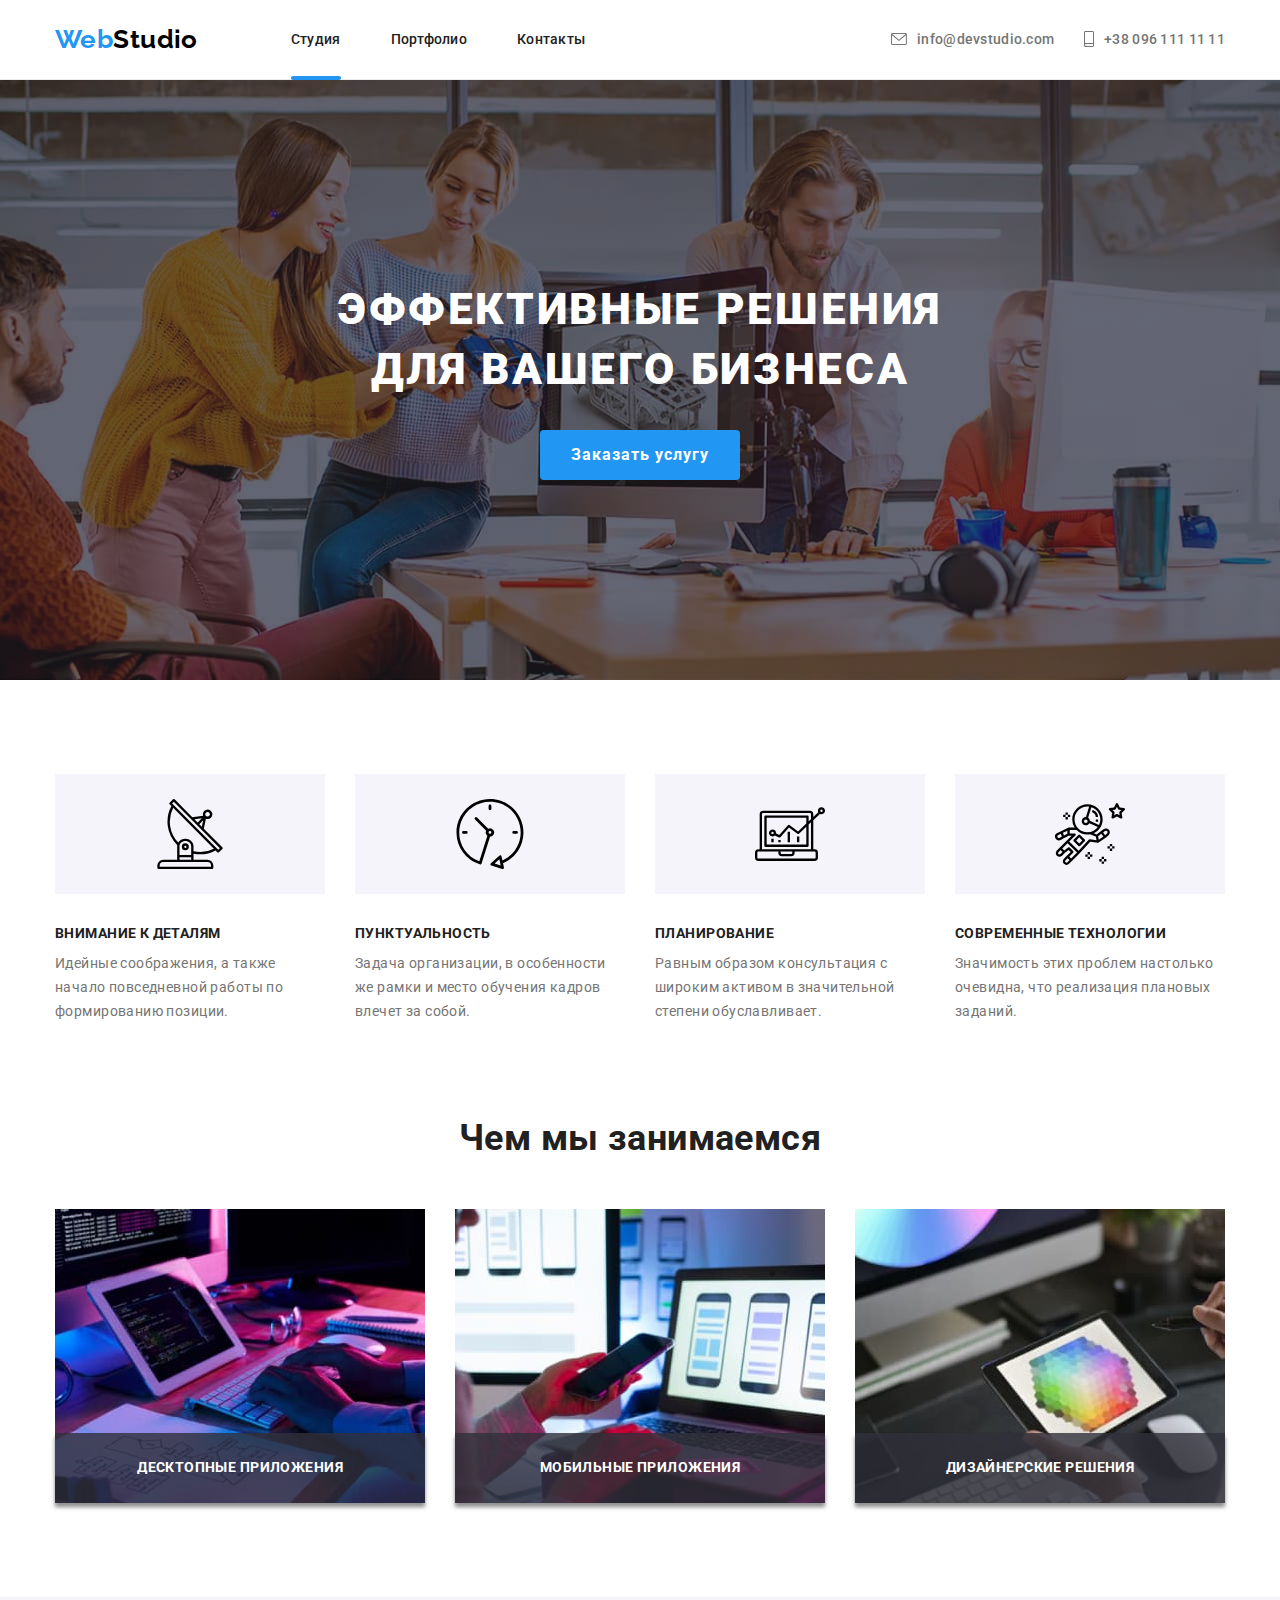
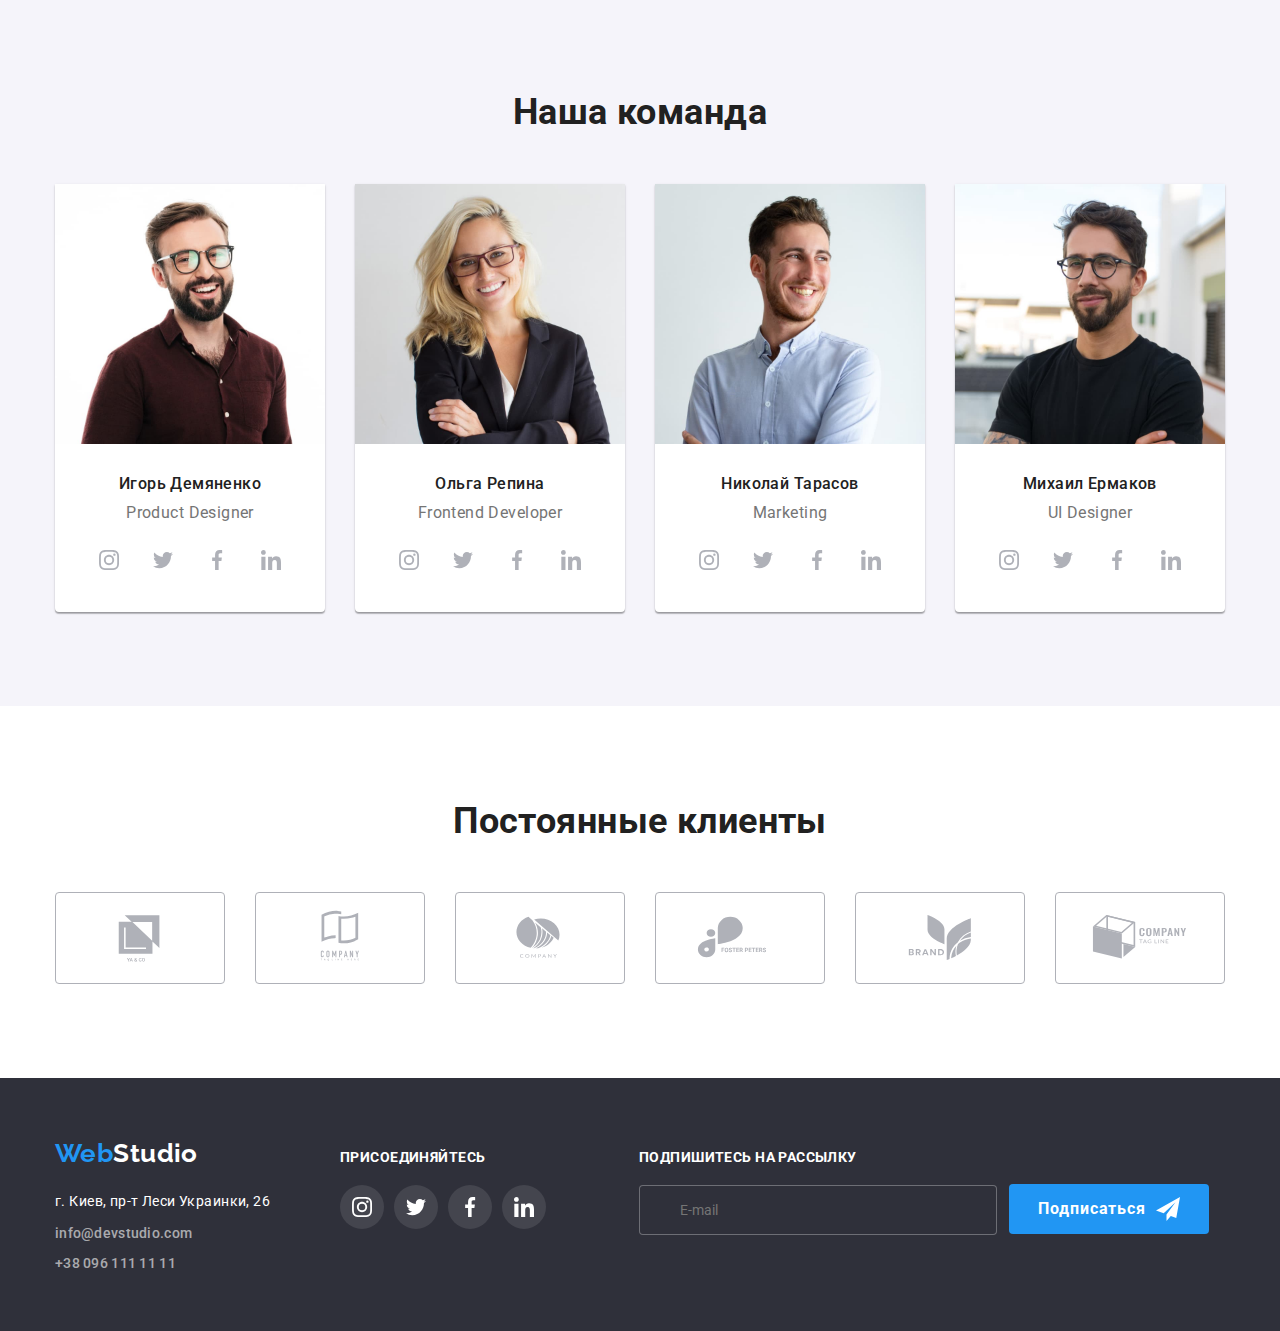
<file: index.html>
<!DOCTYPE html>
<html lang="ru">
<head>
    <meta charset="UTF-8">
    <meta http-equiv="X-UA-Compatible" content="IE=edge">
    <meta name="viewport" content="width=device-width, initial-scale=1.0">
    <title>WebStudio</title>
    <link rel="preconnect" href="https://fonts.googleapis.com">
    <link rel="preconnect" href="https://fonts.gstatic.com" crossorigin>
    <link href="https://fonts.googleapis.com/css2?family=Raleway:wght@700&family=Roboto:wght@400;500;700;900&display=swap" rel="stylesheet">
    <link rel="stylesheet" href="https://cdn.jsdelivr.net/npm/modern-normalize@1.1.0/modern-normalize.min.css">
    <link rel="stylesheet" href="./css/styles.css">
    
</head>

<body>
<!-- Header розмітка -->
<header class="header">
    <div class="container">
        <nav class="nav">
            <a class="logo" href="./index.html"><span class="logo--accent">Web</span>Studio</a>
                <ul class="menu">                
                    <li class="menu__item"><a class="menu__link link current" href="./index.html">Студия</a></li>
                    <li class="menu__item"><a class="menu__link link" href="./portfolio.html">Портфолио</a></li>
                    <li class="menu__item"><a class="menu__link link" href="#">Контакты</a></li>                          
                </ul>
                <ul class="contact">
                    <li class="contact__item">
                        <a class="contact__link link" href="mailto:info@devstudio.com">
                            <svg class="contact__img" width="16" height="12">
                                <use href="./images/svg/symbol-defs.svg#icon-envelope"></use>
                            </svg>
                        info@devstudio.com
                        </a>
                    </li>
                    <li class="contact__item">
                        <a class="contact__link link" href="tel:+380961111111">
                           <svg class="contact__img" width="10" height="16">
                                <use href="./images/svg/symbol-defs.svg#icon-smartphone"></use>
                            </svg> 
                        +38 096 111 11 11
                        </a>
                    </li>
                </ul>
        </nav>
    </div>
</header>
<!-- Main розмітка -->
    <main>
<!-- Section Hero -->
        <section class="section-hero overlay">
            <h1 class="section-hero__title">Эффективные решения для вашего бизнеса</h1>
            <button class="button" data-modal-open type="button">Заказать услугу</button>
            <div class="backdrop is-hidden" data-modal>
                <div class="modal">
                    <h2 class="modal__title">Оставьте свои данные, мы вам передзвоним</h2>

                    <form class="form" name="order-form">              
                        <label class="form__label">
                        Имя
                            <input class="form__input" type="text" name="name">
                                <svg class="form__svg" width="18" height="18">
                                    <use href="./images/svg/symbol-defs.svg#icon-person-black"></use>
                                </svg>                
                        </label>
                        <label class="form__label">
                        Телефон
                            <input class="form__input" type="tel" name="tel">
                                <svg class="form__svg" width="18" height="18">
                                    <use href="./images/svg/symbol-defs.svg#icon-phone-black"></use>
                                </svg>
                        </label>
                        <label class="form__label">
                        Почта
                            <input class="form__input" type="email" name="email">
                                <svg class="form__svg" width="18" height="18">
                                    <use href="./images/svg/symbol-defs.svg#icon-email-black"></use>
                                </svg>
                        </label>
                        <label class="form__label">
                        Комментарий
                            <textarea class="form__comment" name="coment" placeholder="Введите текст"></textarea>
                        </label>
                        <label class="form__label-checkbox">
                            <input class="form__checkbox" type="checkbox">
                                <span class="form__checkbox-custom"></span>
                            Соглашаюсь с рассылкой и принимаю 
                            <a class="form__link-policy" href="https://google.com.ua" target="blank">
                            Условия договора
                            </a>                
                        </label>
                        <button class="button" type="submit">Отправить</button>
                    </form>

                    <button class="modal__close" data-modal-close>
                        <svg class="modal__close-svg" width="18" height="18">
                            <use href="./images/svg/symbol-defs.svg#icon-close"></use>
                        </svg>
                    </button>
                </div>
            </div>
        </section>
<!-- Section Peculiarities -->
        <section class="section">
        <div class="container">
            <h1 class="visually-hidden">Особенности</h1>
            <ul class="list">
                <li class="list__item">
                    <div class="list__container">
                        <svg width="70" height="70">
                            <use href="./images/svg/symbol-defs.svg#icon-antenna"></use>
                        </svg>
                    </div>
                    <h2 class="list__descript-title">Внимание к деталям</h2>
                    <p>Идейные соображения, а также начало повседневной
                    работы по формированию позиции.
                    </p>
                </li>
                <li class="list__item">
                    <div class="list__container">
                        <svg width="70" height="70">
                            <use href="./images/svg/symbol-defs.svg#icon-clock"></use>
                        </svg>
                    </div>
                    <h2 class="list__descript-title">Пунктуальность</h2>
                    <p>Задача организации, в особенности же рамки и место
                    обучения кадров влечет за собой.</p>
                </li>
                <li class="list__item">
                    <div class="list__container">
                        <svg class="list-svg" width="70" height="70">
                            <use href="./images/svg/symbol-defs.svg#icon-diagram"></use>
                        </svg>
                    </div>
                    <h2 class="list__descript-title">Планирование</h2>
                    <p>Равным образом консультация с широким активом в
                    значительной степени обуславливает.</p>
                </li>
                <li class="list__item">
                    <div class="list__container">
                        <svg class="list-svg" width="70" height="70">
                            <use href="./images/svg/symbol-defs.svg#icon-astronaut"></use>
                        </svg>
                    </div>
                    <h2 class="list__descript-title">Современные технологии</h2>
                    <p>Значимость этих проблем настолько очевидна,
                    что реализация плановых заданий.</p>
                </li>
            </ul>
        </div>
        </section>
<!-- Section What We Doing -->
        <section class="section">
        <div class="container">
            <h2 class="main-title">Чем мы занимаемся</h2>
            <ul class="list">
                <li class="list__img-item">
                    <img src="./images/index/desctop.jpg" alt="Разработка программ" width="370">
                    <div class="list__doing-item">
                        <p>Десктопные приложения</p>
                    </div>
                </li>
                <li class="list__img-item">
                    <img src="./images/index/mobile.jpg" alt="Разработка мобильных приложений" width="370" >
                    <div class="list__doing-item">
                        <p>Мобильные приложения</p>
                    </div>
                </li>
                <li class="list__img-item">
                    <img src="./images/index/design.jpg" alt="Приложения для планшетов" width="370">
                    <div class="list__doing-item">
                        <p>Дизайнерские решения</p>
                    </div>
                </li>
            </ul>
        </div>          
        </section>
<!-- Section Our Team -->
        <section class="section--colored">
        <div class="container">
            <h1 class="main-title">Наша команда</h1>            
            <ul class="list">                
                <li class="list__item list__item--shadowed">
                    <img src="./images/index/team.jpg" alt="Игорь Демяненко" width="270">
                    <div class="team-container">
                        <h3 class="list__team-title">Игорь Демяненко</h3>
                        <p class="list__team-position">Product Designer</p>
                        <ul class="socials-list">
                        <li class="socials-list__item">
                            <a class="socials-list__link" href="https://www.instagram.com/" target="blank">
                                <svg class="socials-list__svg" width="20" height="20">
                                    <use href="./images/svg/symbol-defs.svg#icon-instagram"></use>
                                </svg>
                            </a>
                        </li>
                        <li class="socials-list__item">
                            <a class="socials-list__link" href="https://twitter.com/" target="blank">
                                <svg class="socials-list__svg" width="20" height="20">
                                    <use href="./images/svg/symbol-defs.svg#icon-twitter"></use>
                                </svg>
                            </a>
                        </li>
                        <li class="socials-list__item">
                            <a class="socials-list__link" href="https://www.facebook.com/" target="blank">
                                <svg class="socials-list__svg" width="20" height="20">
                                    <use href="./images/svg/symbol-defs.svg#icon-facebook"></use>
                                </svg>
                            </a>
                        </li>
                        <li class="socials-list__item">
                            <a class="socials-list__link" href="https://www.linkedin.com/" target="blank">
                                <svg class="socials-list__svg" width="20" height="20">
                                    <use href="./images/svg/symbol-defs.svg#icon-linkedin"></use>
                                </svg>
                            </a>
                        </li>
                    </ul>
                    </div>
                </li>                                    
                
                <li class="list__item list__item--shadowed">
                    <img src="./images/index/team1.jpg" alt="Ольга Репина" width="270">
                    <div class="team-container">
                        <h3 class="list__team-title">Ольга Репина</h3>
                        <p class="list__team-position">Frontend Developer</p>
                        <ul class="socials-list">
                        <li class="socials-list__item">
                            <a class="socials-list__link" href="https://www.instagram.com/" target="blank">
                                <svg class="socials-list__svg" width="20" height="20">
                                    <use href="./images/svg/symbol-defs.svg#icon-instagram"></use>
                                </svg>
                            </a>
                        </li>
                        <li class="socials-list__item">
                            <a class="socials-list__link" href="https://twitter.com/" target="blank">
                                <svg class="socials-list__svg" width="20" height="20">
                                    <use href="./images/svg/symbol-defs.svg#icon-twitter"></use>
                                </svg>
                            </a>
                        </li>
                        <li class="socials-list__item">
                            <a class="socials-list__link" href="https://www.facebook.com/" target="blank">
                                <svg class="socials-list__svg" width="20" height="20">
                                    <use href="./images/svg/symbol-defs.svg#icon-facebook"></use>
                                </svg>
                            </a>
                        </li>
                        <li class="socials-list__item">
                            <a class="socials-list__link" href="https://www.linkedin.com/" target="blank">
                                <svg class="socials-list__svg" width="20" height="20">
                                    <use href="./images/svg/symbol-defs.svg#icon-linkedin"></use>
                                </svg>
                            </a>
                        </li>
                    </ul>
                    </div>
                </li>
                
                <li class="list__item list__item--shadowed">
                    <img src="./images/index/team2.jpg" alt="Николай Тарасов" width="270">
                    <div class="team-container">
                        <h3 class="list__team-title">Николай Тарасов</h3>
                        <p class="list__team-position">Marketing</p>
                        <ul class="socials-list">
                        <li class="socials-list__item">
                            <a class="socials-list__link" href="https://www.instagram.com/" target="blank">
                                <svg class="socials-list__svg" width="20" height="20">
                                    <use href="./images/svg/symbol-defs.svg#icon-instagram"></use>
                                </svg>
                            </a>
                        </li>
                        <li class="socials-list__item">
                            <a class="socials-list__link" href="https://twitter.com/" target="blank">
                                <svg class="socials-list__svg" width="20" height="20">
                                    <use href="./images/svg/symbol-defs.svg#icon-twitter"></use>
                                </svg>
                            </a>
                        </li>
                        <li class="socials-list__item">
                            <a class="socials-list__link" href="https://www.facebook.com/" target="blank">
                                <svg class="socials-list__svg" width="20" height="20">
                                    <use href="./images/svg/symbol-defs.svg#icon-facebook"></use>
                                </svg>
                            </a>
                        </li>
                        <li class="socials-list__item">
                            <a class="socials-list__link" href="https://www.linkedin.com/" target="blank">
                                <svg class="socials-list__svg" width="20" height="20">
                                    <use href="./images/svg/symbol-defs.svg#icon-linkedin"></use>
                                </svg>
                            </a>
                        </li>
                    </ul>
                    </div>
                </li>

                <li class="list__item list__item--shadowed">
                    <img src="./images/index/team3.jpg" alt="Михаил Ермаков" width="270">
                    <div class="team-container">
                        <h3 class="list__team-title">Михаил Ермаков</h3>
                        <p class="list__team-position">UI Designer</p>
                        <ul class="socials-list">
                        <li class="socials-list__item">
                            <a class="socials-list__link" href="https://www.instagram.com/" target="blank">
                                <svg class="socials-list__svg" width="20" height="20">
                                    <use href="./images/svg/symbol-defs.svg#icon-instagram"></use>
                                </svg>
                            </a>
                        </li>
                        <li class="socials-list__item">
                            <a class="socials-list__link" href="https://twitter.com/" target="blank">
                                <svg class="socials-list__svg" width="20" height="20">
                                    <use href="./images/svg/symbol-defs.svg#icon-twitter"></use>
                                </svg>
                            </a>
                        </li>
                        <li class="socials-list__item">
                            <a class="socials-list__link" href="https://www.facebook.com/" target="blank">
                                <svg class="socials-list__svg" width="20" height="20">
                                    <use href="./images/svg/symbol-defs.svg#icon-facebook"></use>
                                </svg>
                            </a>
                        </li>
                        <li class="socials-list__item">
                            <a class="socials-list__link" href="https://www.linkedin.com/" target="blank">
                                <svg class="socials-list__svg" width="20" height="20">
                                    <use href="./images/svg/symbol-defs.svg#icon-linkedin"></use>
                                </svg>
                            </a>
                        </li>
                    </ul>
                    </div>
                </li>
            </ul>
        </div>
        </section>

<!-- Section Regular Customers -->

        <section class="section">
        <div class="container">
            <h1 class="main-title">Постоянные клиенты</h1>
            <ul class="list">
                <li class="list__clients-item">
                    <a class="list__clients-link" href="" target="blank">
                        <svg class="list__clients-svg" width="106" height="60">
                            <use href="./images/svg/symbol-defs.svg#icon-Logo1"></use>
                        </svg>
                    </a>
                </li>
                <li class="list__clients-item">
                    <a class="list__clients-link" href="" target="blank">
                        <svg class="list__clients-svg" width="106" height="60">
                            <use href="./images/svg/symbol-defs.svg#icon-Logo2"></use>
                        </svg>
                    </a>
                </li>
                <li class="list__clients-item">
                    <a class="list__clients-link" href="" target="blank">
                        <svg class="list__clients-svg" width="106" height="60">
                            <use href="./images/svg/symbol-defs.svg#icon-Logo3"></use>
                        </svg>
                    </a>
                </li>
                <li class="list__clients-item">
                    <a class="list__clients-link" href="" target="blank">
                        <svg class="list__clients-svg" width="106" height="60">
                            <use href="./images/svg/symbol-defs.svg#icon-Logo4"></use>
                        </svg>
                    </a>
                </li>
                <li class="list__clients-item">
                    <a class="list__clients-link" href="" target="blank">
                        <svg class="list__clients-svg" width="106" height="60">
                            <use href="./images/svg/symbol-defs.svg#icon-Logo5"></use>
                        </svg>
                    </a>
                </li>
                <li class="list__clients-item">
                    <a class="list__clients-link" href="" target="blank">
                        <svg class="list__clients-svg" width="106" height="60">
                            <use href="./images/svg/symbol-defs.svg#icon-Logo6"></use>
                        </svg>
                    </a>
                </li>
            </ul>
        </div>
        </section>

    </main>

<!-- Footer-index -->

    <footer class="footer">
    <div class="container footer-align">
        <div>
        <a class="logo" href="./index.html"><span class="logo--accent">Web</span><span class="logo--inverted-color">Studio</span></a>
        <address class="address">
            <p class="address__street">г. Киев, пр-т Леси Украинки, 26</p>
            <a class="link footer__link address__mail" href="mailto:info@devstudio.com">info@devstudio.com</a>
            <a class="link footer__link address__phone" href="tel:+380961111111">+38 096 111 11 11</a>
        </address>
        </div>

        <div class="socials">
        <p class="socials__join">Присоединяйтесь</p>
            <ul class="socials-list">
                <li class="socials-list__item socials-list__item--bgd">
                    <a class="socials-list__link" href="https://www.instagram.com/" target="blank">
                        <svg class="socials-list__svg socials-list__svg--white" width="20" height="20">
                            <use href="./images/svg/symbol-defs.svg#icon-instagram"></use>
                        </svg>
                    </a>
                </li>
                <li class="socials-list__item socials-list__item--bgd">
                    <a class="socials-list__link" href="https://twitter.com/" target="blank">
                        <svg class="socials-list__svg socials-list__svg--white" width="20" height="20">
                            <use href="./images/svg/symbol-defs.svg#icon-twitter"></use>
                        </svg>
                    </a>
                </li>
                <li class="socials-list__item socials-list__item--bgd">
                    <a class="socials-list__link" href="https://www.facebook.com/" target="blank">
                        <svg class="socials-list__svg socials-list__svg--white" width="20" height="20">
                            <use href="./images/svg/symbol-defs.svg#icon-facebook"></use>
                        </svg>
                    </a>
                </li>
                <li class="socials-list__item socials-list__item--bgd">
                    <a class="socials-list__link" href="https://www.linkedin.com/" target="blank">
                        <svg class="socials-list__svg socials-list__svg--white" width="20" height="20">
                            <use href="./images/svg/symbol-defs.svg#icon-linkedin"></use>
                        </svg>
                    </a>
                </li>
            </ul>
        </div>

        <form class="form form--footer">        
        <label class="form__label form__label--footer">Подпишитесь на рассылку
          <input class="form__input form__input--footer" type="email" placeholder="E-mail">          
        </label>
        <button class="button button--footer" type="submit">Подписаться
          <span class="button-icon">
            <svg class="button-svg" width="24" height="24">
              <use href="./images/svg/symbol-defs.svg#icon-send"></use></svg>
          </span>
          </button>
      </form>
    </div>    
    </footer>
<script src="./js/modal.js"></script>
</body>
</html>
</file>
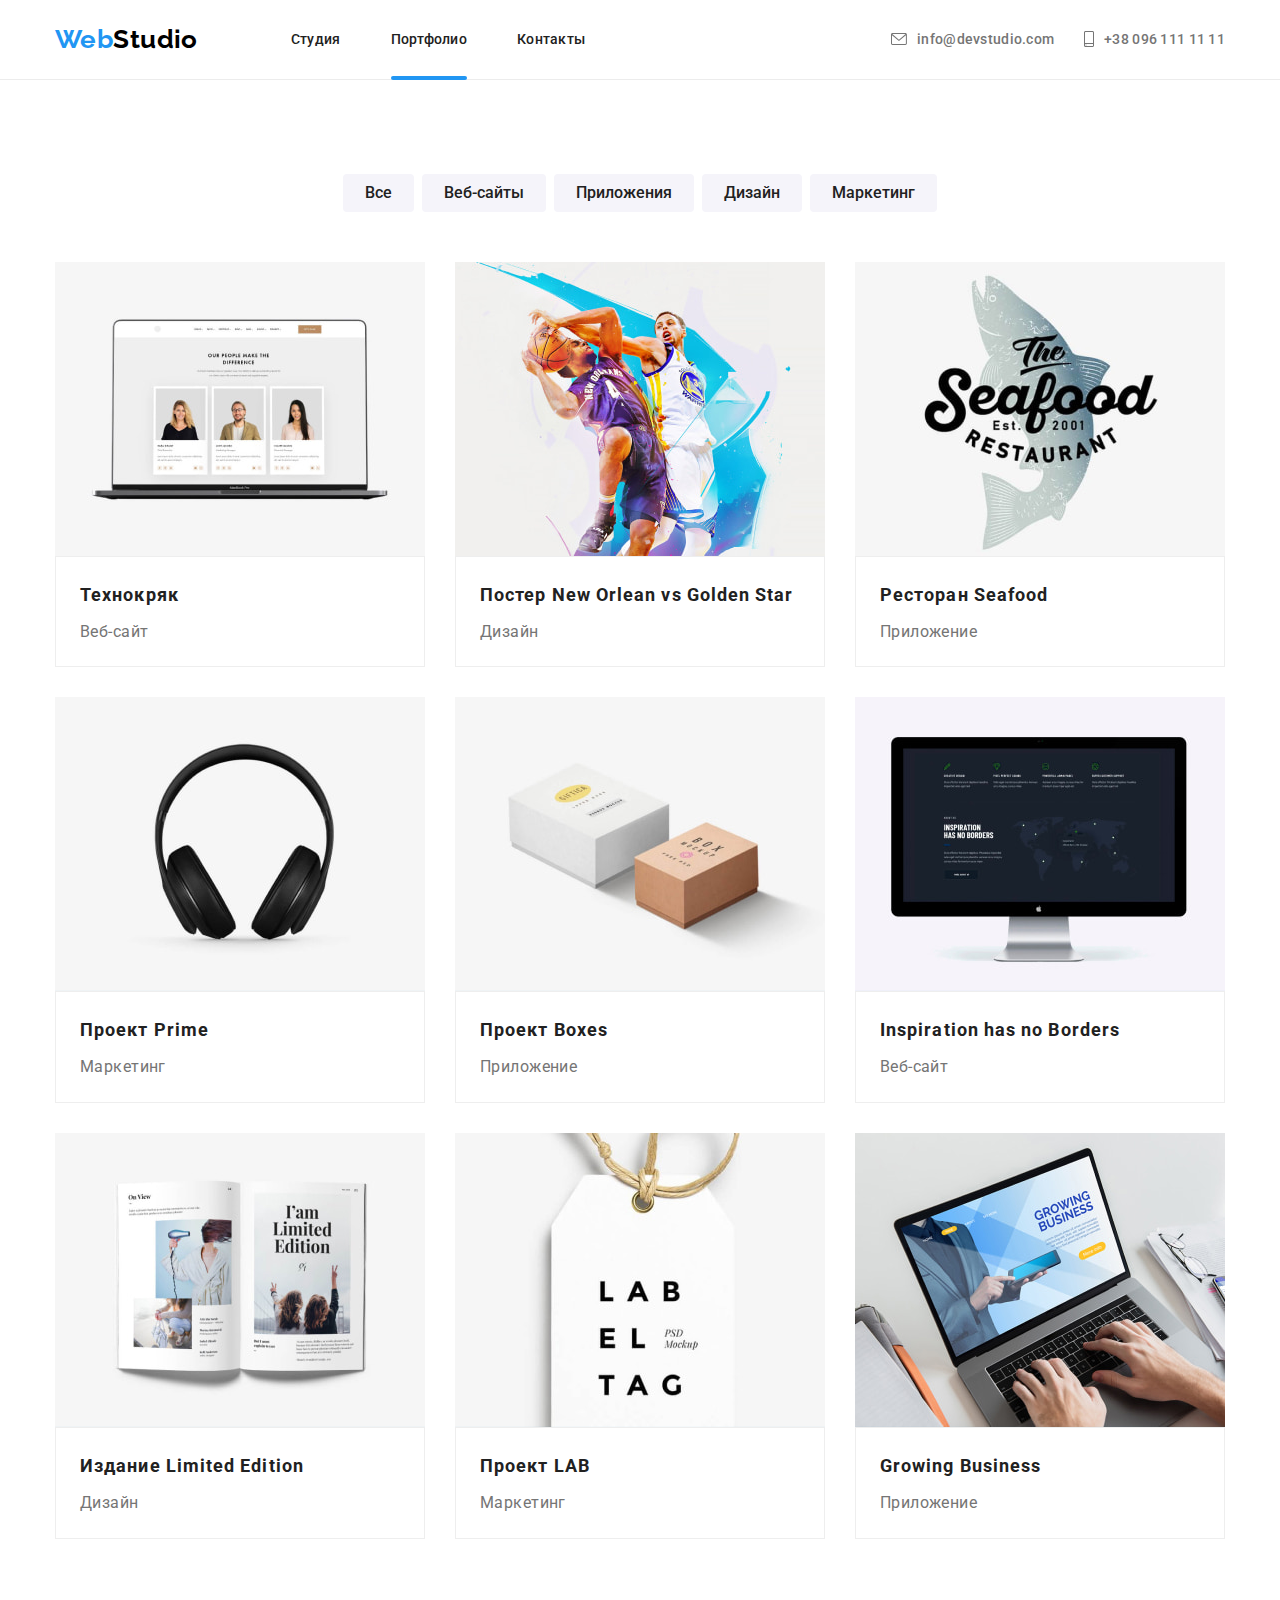
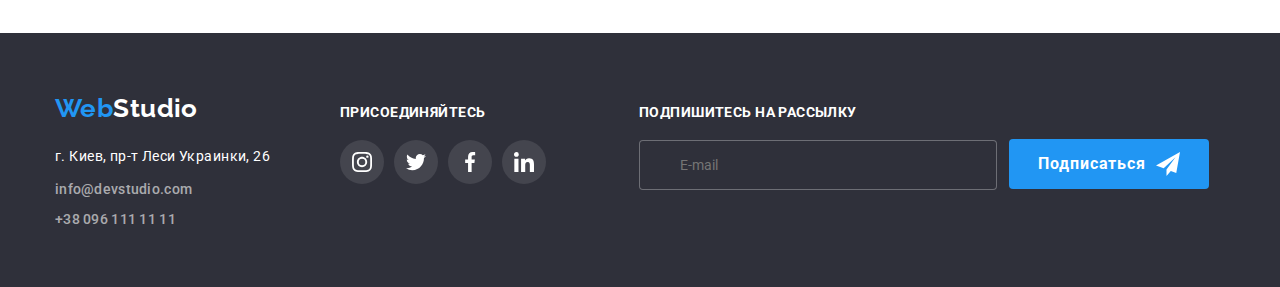
<file: portfolio.html>
<!DOCTYPE html>
<html lang="ru">
<head>
    <meta charset="UTF-8">
    <meta http-equiv="X-UA-Compatible" content="IE=edge">
    <meta name="viewport" content="width=device-width, initial-scale=1.0">
    <title>Portfolio</title>
    <link rel="preconnect" href="https://fonts.googleapis.com">
    <link rel="preconnect" href="https://fonts.gstatic.com" crossorigin>
    <link href="https://fonts.googleapis.com/css2?family=Raleway:wght@700&family=Roboto:wght@400;500;700;900&display=swap" rel="stylesheet">
    <link rel="stylesheet" href="https://cdn.jsdelivr.net/npm/modern-normalize@1.1.0/modern-normalize.min.css">
    <link rel="stylesheet" href="./css/styles.css">
    
</head>

<body>
<!-- Header розмітка -->
<header class="header">
    <div class="container">
        <nav class="nav">
            <a class="logo" href="./index.html"><span class="logo--accent">Web</span>Studio</a>
                <ul class="menu">                
                    <li class="menu__item"><a class="menu__link link" href="./index.html">Студия</a></li>
                    <li class="menu__item"><a class="menu__link link current" href="./portfolio.html">Портфолио</a></li>
                    <li class="menu__item"><a class="menu__link link" href="#">Контакты</a></li>                          
                </ul>
                <ul class="contact">
                    <li class="contact__item">
                        <a class="contact__link link" href="mailto:info@devstudio.com">
                            <svg class="contact__img" width="16" height="12">
                                <use href="./images/svg/symbol-defs.svg#icon-envelope"></use>
                            </svg>
                        info@devstudio.com
                        </a>
                    </li>
                    <li class="contact__item">
                        <a class="contact__link link" href="tel:+380961111111">
                           <svg class="contact__img" width="10" height="16">
                                <use href="./images/svg/symbol-defs.svg#icon-smartphone"></use>
                            </svg> 
                        +38 096 111 11 11
                        </a>
                    </li>
                </ul>
        </nav>
    </div>
</header>
<!-- Main розмітка -->
    <main>
        <section class="section">
            <div class="container">
                <h1 class="visually-hidden">Наши работы </h1>
            
                <ul class="buttons__list">
                    <li class="buttons__item"><button class="buttons" type="button">Все</button></li>
                    <li class="buttons__item"><button class="buttons" type="button">Веб-сайты</button></li>
                    <li class="buttons__item"><button class="buttons" type="button">Приложения</button></li>
                    <li class="buttons__item"><button class="buttons" type="button">Дизайн</button></li>
                    <li class="buttons__item"><button class="buttons" type="button">Маркетинг</button></li>
                </ul>

                <ul class="card-list">

                    <li class="card-list__item">
                        <a class="card-list__link" href="">
                            <div class="card-list__container">
                                <img src="./images/portfolio/port1.jpg" alt="Проект 1" width="370">
                                <div class="card-list--hovered">
                                    <p>
                                        Ресурс предлагает комплексные предложения с разным уровнем функционала
                                        и сервисов. Все это позволит посетителю получить исчерпывающие сведения
                                        о компании или частном лице.
                                    </p>
                                </div>
                            </div>
                        <div class="card-list__name">
                        <h2 class="card-list__title">Технокряк</h2>
                        <p class="card-list__descript">Веб-сайт</p>
                        </div>
                        </a>
                    </li>

                <li class="card-list__item">
                        <a class="card-list__link" href="">
                            <div class="card-list__container">
                                <img src="./images/portfolio/port2.jpg" alt="Проект 2" width="370">                    
                                <div class="card-list--hovered">
                                    <p>
                                        Ресурс предлагает комплексные предложения с разным уровнем функционала
                                        и сервисов. Все это позволит посетителю получить исчерпывающие сведения
                                        о компании или частном лице.
                                    </p>
                                </div>
                            </div>
                        <div class="card-list__name">
                        <h2 class="card-list__title">Постер New Orlean vs Golden Star</h2>
                        <p class="card-list__descript">Дизайн</p>
                        </div>                    
                        </a>
                    </li>

                <li class="card-list__item">
                        <a class="card-list__link" href="">
                            <div class="card-list__container">
                                <img src="./images/portfolio/port3.jpg" alt="Проект 3" width="370">                    
                                <div class="card-list--hovered">
                                    <p>
                                        Ресурс предлагает комплексные предложения с разным уровнем функционала
                                        и сервисов. Все это позволит посетителю получить исчерпывающие сведения
                                        о компании или частном лице.
                                    </p>
                                </div>
                            </div>
                        <div class="card-list__name">
                        <h2 class="card-list__title">Ресторан Seafood</h2>
                        <p class="card-list__descript">Приложение</p>
                        </div>                    
                        </a>
                    </li>
                
                <li class="card-list__item">
                        <a class="card-list__link" href="">
                            <div class="card-list__container">
                                <img src="./images/portfolio/port4.jpg" alt="Проект 4" width="370">
                                <div class="card-list--hovered">
                                    <p>
                                        Ресурс предлагает комплексные предложения с разным уровнем функционала
                                        и сервисов. Все это позволит посетителю получить исчерпывающие сведения
                                        о компании или частном лице.
                                    </p>
                                </div>
                            </div>
                        <div class="card-list__name">
                        <h2 class="card-list__title">Проект Prime</h2>
                        <p class="card-list__descript">Маркетинг</p>
                        </div>
                        </a>
                    </li>

                <li class="card-list__item">
                        <a class="card-list__link" href="">
                            <div class="card-list__container">
                                <img src="./images/portfolio/port5.jpg" alt="Проект 5" width="370">
                                <div class="card-list--hovered">
                                    <p>
                                        Ресурс предлагает комплексные предложения с разным уровнем функционала
                                        и сервисов. Все это позволит посетителю получить исчерпывающие сведения
                                        о компании или частном лице.
                                    </p>
                                </div>
                            </div>
                        <div class="card-list__name">
                        <h2 class="card-list__title">Проект Boxes</h2>
                        <p class="card-list__descript">Приложение</p>
                        </div>
                        </a>
                    </li>

                <li class="card-list__item">
                        <a class="card-list__link" href="">
                            <div class="card-list__container">
                                <img src="./images/portfolio/port6.jpg" alt="Проект 6" width="370">
                                <div class="card-list--hovered">
                                    <p>
                                        Ресурс предлагает комплексные предложения с разным уровнем функционала
                                        и сервисов. Все это позволит посетителю получить исчерпывающие сведения
                                        о компании или частном лице.
                                    </p>
                                </div>
                            </div>
                        <div class="card-list__name">
                        <h2 class="card-list__title">Inspiration has no Borders</h2>
                        <p class="card-list__descript">Веб-сайт</p>
                        </div>
                        </a>
                    </li>

                <li class="card-list__item">
                        <a class="card-list__link" href="">
                            <div class="card-list__container">
                                <img src="./images/portfolio/port7.jpg" alt="Проект 7" width="370">
                                <div class="card-list--hovered">
                                    <p>
                                        Ресурс предлагает комплексные предложения с разным уровнем функционала
                                        и сервисов. Все это позволит посетителю получить исчерпывающие сведения
                                        о компании или частном лице.
                                    </p>
                                </div>
                            </div>
                        <div class="card-list__name">
                        <h2 class="card-list__title">Издание Limited Edition</h2>
                        <p class="card-list__descript">Дизайн</p>
                        </div>
                        </a>
                    </li>

                <li class="card-list__item">
                        <a class="card-list__link" href="">
                            <div class="card-list__container">
                                <img src="./images/portfolio/port8.jpg" alt="Проект 8" width="370">
                                <div class="card-list--hovered">
                                    <p>
                                        Ресурс предлагает комплексные предложения с разным уровнем функционала
                                        и сервисов. Все это позволит посетителю получить исчерпывающие сведения
                                        о компании или частном лице.
                                    </p>
                                </div>
                            </div>
                        <div class="card-list__name">
                        <h2 class="card-list__title">Проект LAB</h2>
                        <p class="card-list__descript">Маркетинг</p>
                        </div>
                        </a>
                    </li>

                <li class="card-list__item">
                        <a class="card-list__link" href="">
                            <div class="card-list__container">
                                <img src="./images/portfolio/port9.jpg" alt="Проект 9" width="370">
                                <div class="card-list--hovered">
                                    <p>
                                        Ресурс предлагает комплексные предложения с разным уровнем функционала
                                        и сервисов. Все это позволит посетителю получить исчерпывающие сведения
                                        о компании или частном лице.
                                    </p>
                                </div>
                            </div>
                        <div class="card-list__name">
                        <h2 class="card-list__title">Growing Business</h2>
                        <p class="card-list__descript">Приложение</p>
                        </div>
                        </a>
                    </li>
                </ul>
            </div>
        </section>

    </main>
<footer class="footer">
    <div class="container footer-align">
        <div>
        <a class="logo" href="./index.html"><span class="logo--accent">Web</span><span class="logo--inverted-color">Studio</span></a>
        <address class="address">
            <p class="address__street">г. Киев, пр-т Леси Украинки, 26</p>
            <a class="link footer__link address__mail" href="mailto:info@devstudio.com">info@devstudio.com</a>
            <a class="link footer__link address__phone" href="tel:+380961111111">+38 096 111 11 11</a>
        </address>
        </div>

        <div class="socials">
        <p class="socials__join">Присоединяйтесь</p>
            <ul class="socials-list">
                <li class="socials-list__item socials-list__item--bgd">
                    <a class="socials-list__link" href="https://www.instagram.com/" target="blank">
                        <svg class="socials-list__svg socials-list__svg--white" width="20" height="20">
                            <use href="./images/svg/symbol-defs.svg#icon-instagram"></use>
                        </svg>
                    </a>
                </li>
                <li class="socials-list__item socials-list__item--bgd">
                    <a class="socials-list__link" href="https://twitter.com/" target="blank">
                        <svg class="socials-list__svg socials-list__svg--white" width="20" height="20">
                            <use href="./images/svg/symbol-defs.svg#icon-twitter"></use>
                        </svg>
                    </a>
                </li>
                <li class="socials-list__item socials-list__item--bgd">
                    <a class="socials-list__link" href="https://www.facebook.com/" target="blank">
                        <svg class="socials-list__svg socials-list__svg--white" width="20" height="20">
                            <use href="./images/svg/symbol-defs.svg#icon-facebook"></use>
                        </svg>
                    </a>
                </li>
                <li class="socials-list__item socials-list__item--bgd">
                    <a class="socials-list__link" href="https://www.linkedin.com/" target="blank">
                        <svg class="socials-list__svg socials-list__svg--white" width="20" height="20">
                            <use href="./images/svg/symbol-defs.svg#icon-linkedin"></use>
                        </svg>
                    </a>
                </li>
            </ul>
        </div>

        <form class="form form--footer">        
        <label class="form__label form__label--footer">Подпишитесь на рассылку
          <input class="form__input form__input--footer" type="email" placeholder="E-mail">          
        </label>
        <button class="button button--footer" type="submit">Подписаться
          <span class="button-icon">
            <svg class="button-svg" width="24" height="24">
              <use href="./images/svg/symbol-defs.svg#icon-send"></use></svg>
          </span>
          </button>
      </form>
    </div>    
    </footer>
    
</body>
</html>
</file>
<file: css/styles.css>
:root{
    --primary-text-color:#757575;
    --title-text-color:#212121;
    --accent-color:#2196F3;
    --logo-color:#000000;
    --section-svg-bgd:#F5F4FA;
    --socials-svg-color:#AFB1B8;
    --footer-bgd:#2F303A;
    --white-color:#FFFFFF;
    --buttons-color:#F5F4FA;
    --border-color:#EEEEEE;
}
ul{
    list-style: none;
}
ul, h1, h2, h3, p {
    margin: 0;
    padding: 0;
}
img {
    display: block;
    max-width: 100%;
    height: auto;
}

body {
    color: var(--primary-text-color);
    background-color: var(--white-color);

    font-family: 'Roboto',sans-serif;
    font-weight: 400;
    font-size: 0.875rem;
    line-height: 1.7;
    letter-spacing: 0.03em;
    font-display: swap;
}
.visually-hidden {
    position: absolute; 
    width: 1px; 
    height: 1px; 
    margin: -1px; 
    border: 0; 
    padding: 0; 
    white-space: nowrap; 
    clip-path: inset(100%); 
    clip: rect(0 0 0 0); 
    overflow: hidden; 
} 

.container {
    width: 75rem;  
    margin: 0 auto;  
    /* background-color: lime; */
    padding-left: 0.94rem;
    padding-right: 0.94rem;
}
.link{
    font-weight: 500;
    font-size: 0.875rem;
    line-height: 1.143;
    letter-spacing: 0.02em;
    color: var(--title-text-color);
    text-decoration: none;
    transition: color 250ms cubic-bezier(0.4, 0, 0.2, 1);
}
.link:hover,
.link:focus{
    color: var(--accent-color);
}

/* Header */

.header {
    padding-top: 1.5rem;
    padding-bottom: 1.5rem;
    border-bottom: #ECECEC solid 0.0625rem;
}
.logo{
    font-family: 'Raleway';
    font-weight: 700;
    font-size: 1.625rem;
    line-height: 1.192;
    text-decoration: none;
    color: var(--logo-color);
    transition: color 250ms cubic-bezier(0.4, 0, 0.2, 1);
}
.logo--accent{
    color: var(--accent-color);
    transition: color 250ms cubic-bezier(0.4, 0, 0.2, 1);
}
.logo--inverted-color{
    color: var(--white-color);
    transition: color 250ms cubic-bezier(0.4, 0, 0.2, 1);
}
.logo:hover,
.logo:focus{
    color: var(--accent-color);    
}
.logo--accent:hover,
.logo--accent:focus{
    color: var(--logo-color);
}
.logo--inverted-color:focus,
.logo--inverted-color:hover{
    color: var(--logo-color);
}
.nav{
    display: flex;
    align-items: center;
}

.menu{
    display: flex;    
    margin-left: 5.812rem;
}
.menu__item:not(:last-child){
    margin-right: 3.125rem;
}
.menu__link{
    position: relative;
}
.contact{
    display: flex;
    margin-left: auto;
}

.contact__item:not(:last-child){
    margin-right: 1.875rem;
}
.contact__link{
    display: flex;
    align-items: center;
    justify-content: center;

    color: var(--primary-text-color);
}
.contact__img{
    margin-right:0.625rem;
    fill: currentColor;
}
.current::after{
    content: "";
    display: block;
    position: absolute;
    top: 2.81rem;
    left: 0;
  
    width: 100%;
    height: 0.25rem;;
    background-color:var(--accent-color); 
    border-radius: 0.125rem;
}

/* Hero */

.section-hero{
    background-color:var(--footer-bgd); 

    padding-top: 12.5rem;  
    padding-bottom: 12.5rem;
}
.overlay{
    max-width: 100rem;
    margin: 0 auto;  
    background-image: linear-gradient(
    to right,
    rgba(47, 48, 58, 0.4),
    rgba(47, 48, 58, 0.4)
  ),
    url(../images/index/bgd.jpg);
    
    background-size: cover;
    background-position: center;
    background-repeat: no-repeat;
}
.section-hero__title{
    width: 43.75rem;
    color: var(--white-color); 
    margin: 0 auto; 
    margin-bottom: 1.875rem;  

    font-weight: 900;
    font-size: 2.75rem;
    line-height: 1.36;
    text-align: center;
    letter-spacing: 0.06em;
    text-transform: uppercase;
}
.button{
    display: block;
    width: 12.5rem;
    height: 3.125rem;
    color: var(--white-color);
    background-color: var(--accent-color);
    cursor: pointer;   
    border-radius: 0.25rem;
    border: currentColor;
    margin: 0 auto;  

    font-weight: 700;
    font-size: 1rem;
    line-height: 1.87;  
    letter-spacing: 0.06em;
    transition: background-color 250ms cubic-bezier(0.4, 0, 0.2, 1);    
}
.button:hover,
.button:focus{
    color:var(--logo-color);    
    box-shadow: 0px 4px 4px rgba(0, 0, 0, 0.15);
}
.backdrop{
    position: fixed;
    top: 0;
    left:0;

    width: 100%;
    height: 100%;
    z-index: 10;  
    transition: opacity 250ms cubic-bezier(0.4, 0, 0.2, 1),
    visibility 250ms cubic-bezier(0.4, 0, 0.2, 1);

    background-color: rgba(0, 0, 0, 0.2);
}
.backdrop.is-hidden {
    visibility: hidden;
    opacity: 0;
    pointer-events: none;
}
.backdrop.is-hidden .modal{
    transform: translate(-50%, -50%) scale(0.7);
    transition: transform 250ms cubic-bezier(0.4, 0, 0.2, 1);
}
.modal {
    position: absolute;  
    top: 50%;
    left: 50%;
    transform: translate(-50%, -50%) scale(1);
    transition: transform 250ms cubic-bezier(0.4, 0, 0.2, 1); 

    width: 33rem;
    height: 36rem;
    padding: 2.5rem;   

    background-color: var(--white-color);
    box-shadow: 
        0px 1px 3px rgba(0, 0, 0, 0.12),
        0px 1px 1px rgba(0, 0, 0, 0.14),
        0px 2px 1px rgba(0, 0, 0, 0.2);
    border-radius: 0.25rem;
}
.modal__title{
    font-weight: 700;
    font-size: 1.25rem;
    line-height: 1.172;
    color: var(--title-text-color);
    text-align: center;
    margin-bottom: 0.75rem;
}
.modal__close{
    position: absolute;
    top: 0.5rem;
    right: 0.5rem;
    display: flex;
    justify-content: center;
    align-items: center;
    width: 1.875rem;
    height: 1.875rem;
    border-radius: 50%;
    border-color: rgba(0, 0, 0, 0.1);  
}
.modal__close-svg{
    fill: var(--title-text-color);
}
.modal__close .modal__close-svg{
    transition: fill 250ms cubic-bezier(0.4, 0, 0.2, 1);
}
.modal__close:hover,
.modal__close:focus{
    cursor: pointer;  
    box-shadow: 
        0px 1px 3px rgba(0, 0, 0, 0.12),
        0px 1px 1px rgba(0, 0, 0, 0.14),
        0px 2px 1px rgba(0, 0, 0, 0.2);
}
.modal__close:hover .modal__close-svg,
.modal__close:focus .modal__close-svg {
    fill: var(--accent-color);   
}
.backdrop .is-hidden .modal{
    transform: translate(-50%, -50%) scale(0.7);
    transition: transform 250ms cubic-bezier(0.4, 0, 0.2, 1);
}
.form{
    display: block;
    width: 28rem;  
    margin: 0 auto;
}
.form__label{
    position: relative;
    display: block;
    font-size: 0.75rem;
    line-height: 1.17;
    letter-spacing: 0.01em;
}
.form__input{
    width: 100%;
    height: 2.5rem;
    border: 0.0625rem solid rgba(33, 33, 33, 0.2);
    border-radius: 0.25rem;
    padding-left: 2.5rem;
    padding-right: 0.75rem;
    margin-top: 0.25rem;
    margin-bottom: 0.625rem;
}
.form__input:focus{
    outline: 0.0625rem solid var(--accent-color);
}
.form__input:focus + .form__svg{
    fill: var(--accent-color);
}
.form__comment{
    width: 100%;
    height: 7.5rem;
    border: 0.0625rem solid rgba(33, 33, 33, 0.2);
    border-radius: 0.25rem;
    resize: none;
    margin-top: 0.25rem;
    padding: 0.75rem 1rem;

    font-size: 0.875rem;
    line-height: 1.43;
    letter-spacing: 0.01em;  
}
.form__comment:focus{
    outline: 0.0625rem solid var(--accent-color);
}
.form__checkbox{
    appearance: none;
}
.form__link-policy{
    font-size: 0.875rem;
    line-height: 1.71;
    letter-spacing: 0.03em;
    color: var(--accent-color);
}
.form__label-checkbox{
    display: block;
    font-size: 0.875rem;
    line-height: 1.71; 
    margin-top: 1.25rem;
    margin-bottom: 1.875rem;
    margin-left: 2.19rem;
}
.form__checkbox-custom{
    display: block;
    position: absolute;
    top: 27.69rem;
    left: 3.44rem;  
    width: 1rem;
    height: 1rem;
    border: 0.125rem solid var(--title-text-color);
    border-radius: 0.25rem; 
}
.form__checkbox:checked + .form__checkbox-custom{
    background-color: var(--accent-color);  
    background-image: url(../images/svg/vector.svg);
    background-size: contain;
    background-repeat: no-repeat;
    background-origin: border-box;
    border-color: var(--accent-color);
}

.form__svg{
    position: absolute;
    top: 1.875rem;
    left: 0.75rem;
  
    width: 1.125rem;
    height: 1.125rem;
    fill:var(--title-text-color);
}

/* Section Peculiarities */

.section{
    padding-top: 5.875rem; 
    padding-bottom: 5.875rem; 
}
.section:nth-child(2){
    padding-bottom:0;
}
.section--colored{
    padding-top: 5.875rem;
    padding-bottom: 5.875rem;
    background-color: var(--section-svg-bgd);
}
.list{
    display:flex;
}
.list__item{
    width: calc((100% - 5.625rem) / 4);
}
.list__item:not(:last-child){
    margin-right: 1.875rem;
}
.list__descript-title{
    font-weight: 700;
    font-size: 0.875rem;
    line-height: 1.143rem;
    text-transform: uppercase;
    color: var(--title-text-color);

    margin-top: 1.875rem;
    margin-bottom: 0.625rem;
}

.list__container{
    display: flex;
    width: 16.875rem;
    height: 7.5rem;
    align-items: center;
    justify-content: center;
    background-color: var(--section-svg-bgd);
}

/* Section What We Doing */

.main-title{
    font-weight: 700;
    font-size: 2.25rem;
    line-height: 1.17;
    color: var(--title-text-color);
    text-align: center;
    
    margin-bottom: 3.125rem;
}
.list__img-item:not(:last-child){
    margin-right: 1.875rem;    
}
.list__img-item{
    position: relative;
}
.list__doing-item{
    position: absolute;
    bottom: 0;
    left: 0;
    z-index: 1;
    display: flex;
    align-items: center;
    justify-content: center;

    width: 23.125rem;
    height: 4.375rem;
    color: var(--white-color);
    background-color: rgba(47, 48, 58, 0.8);
    box-shadow:
        0px 4px 4px 0px rgba(0, 0, 0, 0.25),
        0px 4px 4px 0px rgba(0, 0, 0, 0.25);

    font-weight: 700;
    font-size: 0.875rem;
    line-height: 1.14;
    text-transform: uppercase;
}

/* Section Our Team */

.list__team-title{
    font-weight: 500;
    font-size: 1rem;
    line-height: 1.19rem;
    text-align: center;
    color: var(--title-text-color);
    
    padding-bottom: 0.625rem;
}
.list__team-position{
    font-size: 1rem;
    line-height: 1.19rem;
    text-align: center;

    margin-bottom: 1rem;
}
.team-container{
    text-align: center;
    padding-top: 1.875rem;
    padding-bottom: 1.875rem;
}
.socials-list{
    display: flex;
    justify-content: center; 
}
.socials-list__item{
    width: 2.75rem;
    height: 2.75rem;
}
.socials-list__item:not(:last-child){
    margin-right: 0.625rem;
}
.socials-list__link{
    display: flex;
    align-items: center;
    justify-content: center;
    width: 100%;
    height: 100%;
    
    border-radius: 50%;
    fill:var(--socials-svg-color) ;
    transition: background-color 250ms cubic-bezier(0.4, 0, 0.2, 1),
    fill 250ms cubic-bezier(0.4, 0, 0.2, 1);
}
.socials-list__link:hover,
.socials-list__link:focus {
    background-color: var(--accent-color);
    fill: var(--white-color);   
}
.list__item--shadowed{
    background-color: var(--white-color);
    box-shadow: 
        0px 1px 3px rgba(0, 0, 0, 0.12),
        0px 1px 1px rgba(0, 0, 0, 0.14),
        0px 2px 1px rgba(0, 0, 0, 0.2);
    border-radius: 0px 0px 4px 4px;  
}

/* Section Regular Customers */


.list__clients-item:not(:last-child){
    margin-right: 1.875rem;
}
.list__clients-link {
    fill: var(--socials-svg-color); 
    transition: fill 250ms cubic-bezier(0.4, 0, 0.2, 1); 
}
.list__clients-link{
    display: flex;
    align-items: center;
    justify-content: center;
    width: 10.625rem;
    height: 5.75rem;
    border: 0.0625rem solid var(--socials-svg-color);
    border-radius: 0.25rem; 
    transition: border 250ms cubic-bezier(0.4, 0, 0.2, 1);
}
.list__clients-link:hover,
.list__clients-link:focus {
    border-color: var(--accent-color);  
}
.list__clients-link:hover .list__clients-svg,
.list__clients-link:focus .list__clients-svg{
    fill: var(--accent-color);  
}

/* footer */

.footer{
    background-color: var(--footer-bgd);
    padding: 3.75rem 0;
}
.footer-align{
    display: flex;
    align-items: baseline;
}
.address{
    font-style: normal;
    color: var(--white-color);
}
.footer__link{
    color: rgba(255, 255, 255, 0.6);
}
.socials{
    margin-left: 4.375rem; 
}
.address__street{
    margin-top: 1.25rem;
    margin-bottom: 0.56rem;
  }
.address__phone {
    display: block;  
    margin-top: 0.56rem;
}
.socials-list__item--bgd{
    background-color: rgba(255, 255, 255, 0.1);
    border-radius: 50%;
}
.socials__join{
    margin-bottom: 1.25rem;
    color: var(--white-color);
    text-transform: uppercase;
    font-weight: 700;
    font-size: 0.875rem;
    line-height: 1.143;
}
.socials-list__svg--white{
    fill: var(--white-color);
}
.form--footer{
    display: flex;
    position: relative;
    margin-left: 5.812rem;
}
.form__label--footer{
    font-weight: 700;
    font-size: 0.875rem;
    line-height: 1.143;
    letter-spacing: 0.03em;
    text-transform: uppercase;
    color: var(--white-color);    
}
.form__input--footer{
    width: 22.375rem;
    height: 3.125rem;
    margin-top: 1.25rem;
    background-color: var(--footer-bgd);
    color: var(--white-color);
    border: 1px solid rgba(255, 255, 255, 0.3);
}
.button--footer{
    display: flex;
    align-items: center;
    justify-content: center;
    position: absolute;
    top: 2.19rem;
    left: 23.125rem;
}
.button-svg{
   fill: var(--white-color);
}
.button-icon{
    padding-top: 0.625rem;  
    padding-left: 0.625rem;    
}

/* portfolio */

.buttons {
    color:var(--title-text-color);
    background-color: var(--buttons-color);
    cursor: pointer;
    padding: 0.375rem 1.375rem;  
    border-radius: 0.25rem;
    border: inherit;
    transition: background-color 250ms cubic-bezier(0.4, 0, 0.2, 1);
  
    font-weight: 500;
    font-size: 1rem;
    line-height: 1.6;
    text-align: center;
}
.buttons:hover,
.buttons:focus {
    color: var(--white-color);
    background-color: var(--accent-color);
    box-shadow:
    0px 4px 4px rgba(0, 0, 0, 0.25);
    transition: background-color 250ms cubic-bezier(0.4, 0, 0.2, 1);
    transition: box-shadow 250ms cubic-bezier(0.4, 0, 0.2, 1);  
}
.buttons__list{
    display: flex;
    justify-content: center;
    margin-bottom: 3.125rem;
}
.buttons__item:not(:last-child){
    margin-right: 0.5rem;
}

.card-list{
    display: flex;
    flex-wrap: wrap;    
}
 .card-list__item{
    width: calc((100% - 3.75rem) / 3);
    margin-right: 1.875rem;
    margin-bottom: 1.875rem;
}
.card-list__item:nth-child(3n){
    margin-right: 0;
}
.card-list__item:nth-child(n+7){
    margin-bottom: 0;
}
.card-list__link{
    text-decoration: none;
}
.card-list__link:hover,
.card-list__link:focus {

    border: 1px solid #EEEEEE;   
    box-shadow: 
        0px 1px 1px rgba(0, 0, 0, 0.12),
        0px 4px 4px rgba(0, 0, 0, 0.06),
        1px 4px 6px rgba(0, 0, 0, 0.16);
    outline: none;    
  /* transition: box-shadow 250ms cubic-bezier(0.4, 0, 0.2, 1); */
}

.card-list__name{
    width: 23.125rem;  
    padding: 1.25rem 1.5rem;
    border: var(--border-color) solid 0.0625rem; 
}
.card-list__title {
    color: var(--title-text-color);
    margin-bottom: 0.25rem;

    font-weight: 700;
    font-size: 1.125rem;
    line-height: 2;
    letter-spacing: 0.06em;  
}
.card-list__descript {
    font-size: 1rem;
    line-height: 1.87;
    color: var(--primary-text-color);
}
.card-list__container{
    position: relative;
    overflow: hidden;
}
.card-list--hovered{
    position: absolute;
    top: 0;
    left: 0;
    padding: 3.94rem 1.5rem;  
    transform: translateY(100%);
  
    width: 100%;
    height: 100%;
    color: var(--white-color);
    background-color: rgba(33, 150, 243, 0.9);
    transition: transform 250ms cubic-bezier(0.4, 0, 0.2, 1);

    font-size: 1.125rem;
    line-height: 1.56;
}
.card-list__container:hover .card-list--hovered{
    transform: translateY(0);
}
</file>
